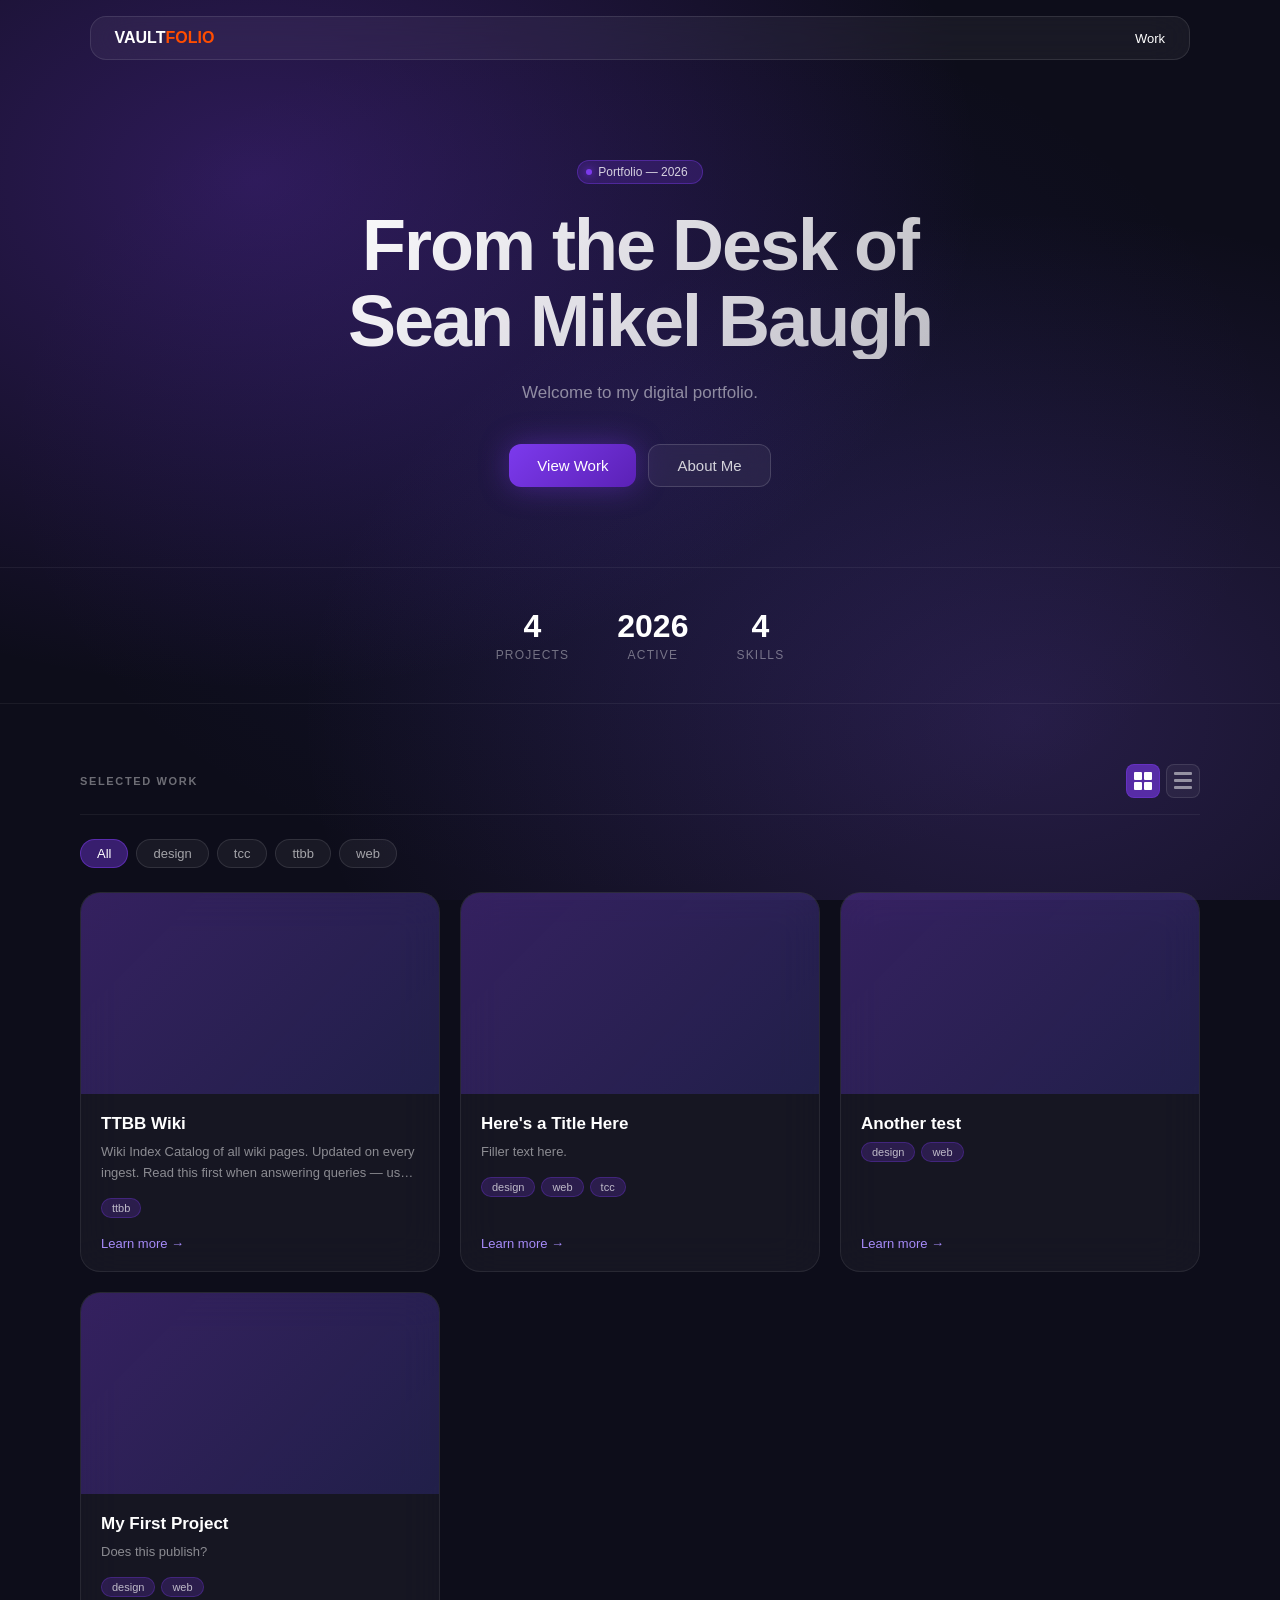
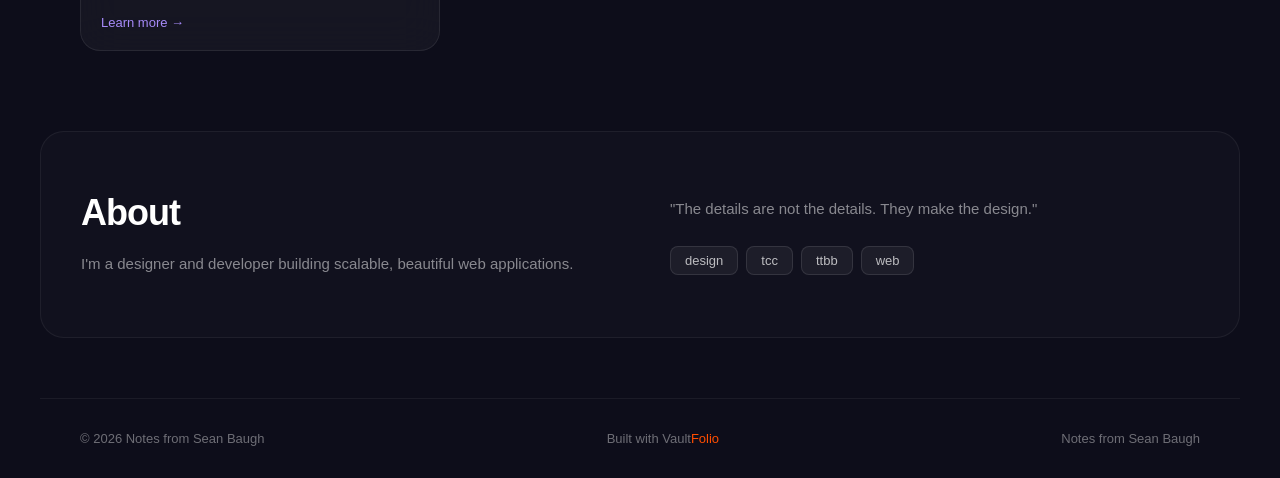
<file: index.html>
<!DOCTYPE html>
<html lang="en">
<head>
  <meta charset="UTF-8" />
  <meta name="viewport" content="width=device-width, initial-scale=1.0" />
  <title>Notes from Sean Baugh</title>
  <style>
*, *::before, *::after { box-sizing: border-box; margin: 0; padding: 0; }
body.vf-glass {
  background-color: #0D0D1A;
  background-image:
    radial-gradient(ellipse at 20% 20%, rgba(124,58,237,0.3) 0%, transparent 50%),
    radial-gradient(ellipse at 80% 80%, rgba(139,92,246,0.2) 0%, transparent 50%),
    radial-gradient(ellipse at 50% 50%, rgba(79,70,229,0.1) 0%, transparent 70%);
  background-attachment: fixed;
  color: #FFFFFF;
  font-family: -apple-system, BlinkMacSystemFont, 'SF Pro Display', 'Segoe UI', sans-serif;
  min-height: 100vh;
  -webkit-font-smoothing: antialiased;
}
.vf-glass a { color: inherit; text-decoration: none; }
.vf-glass img { max-width: 100%; height: auto; display: block; }

/* ── Navigation ── */
.vf-nav-gl {
  position: fixed; top: 16px; left: 50%; transform: translateX(-50%);
  width: calc(100% - 48px); max-width: 1100px;
  background: rgba(255,255,255,0.05);
  backdrop-filter: blur(20px); -webkit-backdrop-filter: blur(20px);
  border: 1px solid rgba(255,255,255,0.1);
  border-radius: 16px; padding: 12px 24px;
  display: flex; justify-content: space-between; align-items: center;
  z-index: 100;
}
.vf-nav-gl-logo { font-weight: 700; font-size: 16px; color: #fff; }
.vf-nav-gl-logo span { color: #FF4D00; }
.vf-nav-gl-links { display: flex; gap: 28px; align-items: center; }
.vf-nav-gl-link { color: rgba(255,255,255,0.7); font-size: 13px; transition: color 0.2s; }
.vf-nav-gl-link:hover { color: #fff; }
.vf-nav-gl-cta {
  background: rgba(124,58,237,0.6);
  backdrop-filter: blur(10px); -webkit-backdrop-filter: blur(10px);
  border: 1px solid rgba(124,58,237,0.4); border-radius: 8px; padding: 7px 18px;
  color: white; font-size: 13px; font-family: inherit; cursor: pointer; transition: background 0.2s;
}
.vf-nav-gl-cta:hover { background: rgba(124,58,237,0.8); }

/* ── Hero ── */
.vf-hero-gl { padding: 160px 40px 80px; text-align: center; max-width: 800px; margin: 0 auto; }
.vf-hero-gl-badge {
  display: inline-flex; align-items: center; gap: 6px;
  background: rgba(124,58,237,0.2); border: 1px solid rgba(124,58,237,0.4);
  border-radius: 100px; padding: 4px 14px 4px 8px;
  font-size: 12px; color: rgba(255,255,255,0.8); margin-bottom: 24px;
}
.vf-hero-gl-badge-dot {
  width: 6px; height: 6px; border-radius: 50%;
  background: #7C3AED; box-shadow: 0 0 8px #7C3AED; flex-shrink: 0;
}
.vf-hero-gl-title {
  font-size: clamp(40px, 7vw, 72px); font-weight: 700;
  letter-spacing: -2px; line-height: 1.05;
  background: linear-gradient(135deg, #FFFFFF 0%, rgba(255,255,255,0.7) 100%);
  -webkit-background-clip: text; -webkit-text-fill-color: transparent; background-clip: text;
  margin-bottom: 20px;
}
.vf-hero-gl-subtitle {
  font-size: 17px; color: rgba(255,255,255,0.5);
  max-width: 500px; margin: 0 auto 36px; line-height: 1.7;
}
.vf-hero-gl-cta-row { display: flex; gap: 12px; justify-content: center; flex-wrap: wrap; }
.vf-hero-gl-btn-primary {
  background: linear-gradient(135deg, #7C3AED, #5B21B6);
  border: none; border-radius: 12px; padding: 12px 28px;
  color: white; font-size: 15px; font-weight: 500; font-family: inherit; cursor: pointer;
  box-shadow: 0 0 30px rgba(124,58,237,0.4); transition: box-shadow 0.3s ease;
}
.vf-hero-gl-btn-primary:hover { box-shadow: 0 0 40px rgba(124,58,237,0.6); }
.vf-hero-gl-btn-secondary {
  background: rgba(255,255,255,0.05); border: 1px solid rgba(255,255,255,0.15);
  border-radius: 12px; padding: 12px 28px; color: rgba(255,255,255,0.8);
  font-size: 15px; font-family: inherit; cursor: pointer;
  backdrop-filter: blur(10px); -webkit-backdrop-filter: blur(10px); transition: background 0.2s;
}
.vf-hero-gl-btn-secondary:hover { background: rgba(255,255,255,0.1); }

/* ── Stats ── */
.vf-stats-gl {
  display: flex; justify-content: center; gap: 48px; flex-wrap: wrap; padding: 40px;
  border-top: 1px solid rgba(255,255,255,0.06); border-bottom: 1px solid rgba(255,255,255,0.06);
  margin-bottom: 60px;
}
.vf-stat-gl { text-align: center; }
.vf-stat-gl-num { font-size: 32px; font-weight: 700; color: #fff; display: block; }
.vf-stat-gl-lbl { font-size: 12px; color: rgba(255,255,255,0.4); text-transform: uppercase; letter-spacing: 0.1em; }

/* ── Projects section ── */
.vf-projects-gl { max-width: 1200px; margin: 0 auto; padding: 0 40px 80px; }
.vf-section-header-gl {
  display: flex; justify-content: space-between; align-items: center;
  margin-bottom: 24px; padding-bottom: 16px; border-bottom: 1px solid rgba(255,255,255,0.06);
}
.vf-section-label-gl {
  font-size: 11px; font-weight: 600; letter-spacing: 0.15em;
  text-transform: uppercase; color: rgba(255,255,255,0.4);
}

/* ── View toggle ── */
.view-toggle-container { display: flex; gap: 6px; align-items: center; }
.view-toggle-btn {
  width: 34px; height: 34px; display: flex; align-items: center; justify-content: center;
  border-radius: 8px; cursor: pointer;
  background: rgba(255,255,255,0.05); border: 1px solid rgba(255,255,255,0.1); transition: all 0.15s ease;
}
.view-toggle-btn svg { fill: rgba(255,255,255,0.5); display: block; }
.view-toggle-btn.active { background: rgba(124,58,237,0.6); border-color: rgba(124,58,237,0.4); }
.view-toggle-btn.active svg { fill: #fff; }

/* ── Glass cards ── */
.glass-card {
  background: rgba(255,255,255,0.04);
  backdrop-filter: blur(20px); -webkit-backdrop-filter: blur(20px);
  border: 1px solid rgba(255,255,255,0.08); border-radius: 20px; overflow: hidden;
  transition: all 0.3s ease; cursor: pointer; display: flex; flex-direction: column;
  text-decoration: none; color: inherit;
}
.glass-card:hover {
  background: rgba(255,255,255,0.07); border-color: rgba(124,58,237,0.3);
  transform: translateY(-4px);
  box-shadow: 0 20px 60px rgba(0,0,0,0.3), 0 0 0 1px rgba(124,58,237,0.1);
}
.glass-card-cover { aspect-ratio: 16/9; overflow: hidden; }
.glass-card-cover img { width: 100%; height: 100%; object-fit: cover; display: block; }
.glass-card-cover-placeholder {
  aspect-ratio: 16/9;
  background: linear-gradient(135deg, rgba(124,58,237,0.3), rgba(79,70,229,0.2));
  display: flex; align-items: center; justify-content: center;
}
.glass-card-body { padding: 20px; flex: 1; display: flex; flex-direction: column; }
.glass-card-title { font-size: 17px; font-weight: 600; color: #fff; margin-bottom: 8px; }
.glass-card-desc {
  font-size: 13px; color: rgba(255,255,255,0.5); line-height: 1.6; margin-bottom: 14px;
  display: -webkit-box; -webkit-line-clamp: 2; -webkit-box-orient: vertical; overflow: hidden;
}
.glass-card-tags { display: flex; flex-wrap: wrap; gap: 6px; margin-bottom: 4px; }
.glass-tag {
  background: rgba(124,58,237,0.2); border: 1px solid rgba(124,58,237,0.3);
  border-radius: 100px; padding: 3px 10px; font-size: 11px; color: rgba(255,255,255,0.7);
}
.glass-card-link {
  color: #A78BFA; font-size: 13px; text-decoration: none;
  display: inline-flex; align-items: center; gap: 4px; margin-top: auto; padding-top: 14px;
  transition: color 0.2s;
}
.glass-card-link:hover { color: #fff; }

/* ── Grid / list layout ── */
#projects-container.view-grid {
  display: grid; grid-template-columns: repeat(auto-fill, minmax(300px, 1fr)); gap: 20px;
}
#projects-container.view-list { display: flex; flex-direction: column; gap: 8px; }
#projects-container.view-list .glass-card {
  flex-direction: row; border-radius: 12px; padding: 16px;
  background: rgba(255,255,255,0.03); border-color: rgba(255,255,255,0.06);
}
#projects-container.view-list .glass-card:hover {
  background: rgba(255,255,255,0.06); border-color: rgba(124,58,237,0.2);
  transform: none; box-shadow: none;
}
#projects-container.view-list .glass-card-cover,
#projects-container.view-list .glass-card-cover-placeholder {
  width: 120px; height: 80px; aspect-ratio: unset; flex-shrink: 0; border-radius: 8px; overflow: hidden;
}
#projects-container.view-list .glass-card-body { padding: 0 0 0 16px; }
#projects-container.view-list .glass-card-title { font-size: 15px; }
#projects-container.view-list .glass-card-link { display: none; }

/* ── Tag filter ── */
.vf-filter-bar-gl { display: flex; flex-wrap: wrap; gap: 8px; margin-bottom: 24px; }
.vf-filter-btn-gl {
  background: rgba(255,255,255,0.05); border: 1px solid rgba(255,255,255,0.1);
  border-radius: 100px; padding: 6px 16px; font-size: 13px; color: rgba(255,255,255,0.6);
  font-family: inherit; cursor: pointer; transition: all 0.2s;
}
.vf-filter-btn-gl:hover { background: rgba(255,255,255,0.1); color: #fff; }
.vf-filter-btn-gl.active { background: rgba(124,58,237,0.4); border-color: rgba(124,58,237,0.5); color: #fff; }

/* ── About ── */
.vf-about-gl {
  background: rgba(255,255,255,0.02); border: 1px solid rgba(255,255,255,0.06);
  border-radius: 24px; padding: 60px 40px; margin: 0 40px 60px;
  display: grid; grid-template-columns: 1fr 1fr; gap: 60px; align-items: center;
}
.vf-about-gl-heading { font-size: 36px; font-weight: 700; color: #fff; margin-bottom: 16px; letter-spacing: -1px; }
.vf-about-gl-text { color: rgba(255,255,255,0.5); line-height: 1.8; font-size: 15px; }
.vf-skills-gl { display: flex; flex-wrap: wrap; gap: 8px; margin-top: 24px; }
.vf-skill-gl {
  background: rgba(255,255,255,0.05); border: 1px solid rgba(255,255,255,0.1);
  border-radius: 8px; padding: 6px 14px; color: rgba(255,255,255,0.7); font-size: 13px;
}

/* ── Footer ── */
.vf-footer-gl {
  border-top: 1px solid rgba(255,255,255,0.06); padding: 32px 40px;
  display: flex; justify-content: space-between; align-items: center;
  color: rgba(255,255,255,0.4); font-size: 13px; max-width: 1200px; margin: 0 auto;
}
.vf-footer-gl-accent { color: #FF4D00; }

/* ── Project page ── */
.vf-page-gl { max-width: 800px; margin: 0 auto; padding: 120px 40px 80px; }
.vf-back-gl {
  display: inline-flex; align-items: center; gap: 6px;
  background: rgba(255,255,255,0.05); border: 1px solid rgba(255,255,255,0.1);
  border-radius: 100px; padding: 8px 16px; color: rgba(255,255,255,0.7);
  font-size: 14px; margin-bottom: 40px; transition: background 0.2s;
}
.vf-back-gl:hover { background: rgba(255,255,255,0.1); color: #fff; }
.vf-page-gl-title {
  font-size: clamp(36px, 6vw, 64px); font-weight: 700; color: #fff;
  letter-spacing: -1.5px; margin-bottom: 16px; line-height: 1.05;
}
.vf-page-gl-meta { font-size: 14px; color: rgba(255,255,255,0.4); margin-bottom: 16px; }
.vf-page-gl-tags { display: flex; flex-wrap: wrap; gap: 6px; margin-bottom: 32px; }
.vf-page-gl-content {
  background: rgba(255,255,255,0.02); border: 1px solid rgba(255,255,255,0.06);
  border-radius: 20px; padding: 40px; margin-top: 32px;
  color: rgba(255,255,255,0.8); font-size: 16px; line-height: 1.9;
}
.vf-prose-gl p { margin-bottom: 1.5rem; }
.vf-prose-gl h2, .vf-prose-gl h3 {
  color: #fff; font-weight: 600; letter-spacing: -0.5px; margin-top: 2.5rem; margin-bottom: 1rem;
}
.vf-prose-gl h2 { font-size: 28px; }
.vf-prose-gl h3 { font-size: 22px; }
.vf-prose-gl a { color: #A78BFA; }
.vf-prose-gl a:hover { color: #fff; }
.vf-prose-gl pre, .vf-prose-gl code {
  background: rgba(255,255,255,0.06); color: rgba(255,255,255,0.9);
  border-radius: 8px; font-family: ui-monospace, Menlo, Monaco, monospace;
}
.vf-prose-gl pre { padding: 20px; overflow-x: auto; font-size: 14px; margin: 2rem 0; }
.vf-prose-gl code { padding: 3px 6px; font-size: 0.9em; }
.vf-prose-gl blockquote {
  border-left: 3px solid rgba(124,58,237,0.8); padding-left: 1.5rem;
  color: rgba(255,255,255,0.5); margin: 2rem 0; font-style: italic;
}
.vf-prose-gl hr { border: none; border-top: 1px solid rgba(255,255,255,0.08); margin: 3rem 0; }
.vf-prose-gl .callout {
  background: rgba(255,255,255,0.04) !important; border: 1px solid rgba(255,255,255,0.1) !important;
  border-left: 3px solid rgba(124,58,237,0.8) !important; border-radius: 0 8px 8px 0 !important;
  padding: 12px 16px !important; backdrop-filter: blur(10px); -webkit-backdrop-filter: blur(10px);
}

/* ── Gallery overrides ── */
.vf-gallery img { border-radius: 12px; border: 1px solid rgba(255,255,255,0.08); }
.vf-image-single { display: flex; justify-content: center; margin: 2rem 0; }

@media (max-width: 768px) {
  .vf-nav-gl { backdrop-filter: blur(10px); -webkit-backdrop-filter: blur(10px); }
  .glass-card { backdrop-filter: blur(10px); -webkit-backdrop-filter: blur(10px); }
  .vf-about-gl { grid-template-columns: 1fr; margin: 0 16px 40px; }
  .vf-projects-gl { padding: 0 16px 60px; }
  .vf-hero-gl { padding: 120px 24px 60px; }
  #projects-container.view-list .glass-card-cover,
  #projects-container.view-list .glass-card-cover-placeholder { display: none; }
}
@media (max-width: 640px) {
  .view-toggle-container { display: none; }
  #projects-container.view-grid { grid-template-columns: 1fr; }
}
.callout { border-radius: 6px; padding: 12px 16px; margin: 16px 0; border-left: 4px solid; }
.callout-title { display: flex; align-items: center; gap: 8px; font-weight: 600; margin-bottom: 8px; font-size: 14px; }
.callout-icon { font-size: 16px; line-height: 1; }
.callout-content { font-size: 14px; line-height: 1.6; }
.callout-note     { background: #f0f4ff; border-color: #3b82f6; color: #1e3a8a; }
.callout-info     { background: #f0f9ff; border-color: #0ea5e9; color: #0c4a6e; }
.callout-tip      { background: #f0fdf4; border-color: #22c55e; color: #14532d; }
.callout-warning  { background: #fffbeb; border-color: #f59e0b; color: #78350f; }
.callout-danger   { background: #fff1f2; border-color: #ef4444; color: #7f1d1d; }
.callout-question { background: #faf5ff; border-color: #a855f7; color: #4a1d96; }
.callout-success  { background: #f0fdf4; border-color: #22c55e; color: #14532d; }
.callout-failure  { background: #fff1f2; border-color: #ef4444; color: #7f1d1d; }
.callout-bug      { background: #fff1f2; border-color: #ef4444; color: #7f1d1d; }
.callout-example  { background: #f8fafc; border-color: #64748b; color: #1e293b; }
.callout-quote    { background: #f8fafc; border-color: #64748b; color: #1e293b; }
.callout-abstract { background: #f0f9ff; border-color: #0ea5e9; color: #0c4a6e; }
</style>
</head>
<body class="vf-glass">

<nav class="vf-nav-gl">
  <div class="vf-nav-gl-logo">VAULT<span>FOLIO</span></div>
  <div class="vf-nav-gl-links">
    <a href="#work" class="vf-nav-gl-link">Work</a>
  </div>
</nav>

<header class="vf-hero-gl">
  <div class="vf-hero-gl-badge">
    <span class="vf-hero-gl-badge-dot"></span>
    Portfolio — 2026
  </div>
  <h1 class="vf-hero-gl-title">From the Desk of Sean Mikel Baugh</h1>
  <p class="vf-hero-gl-subtitle">Welcome to my digital portfolio.</p>
  <div class="vf-hero-gl-cta-row">
    <button class="vf-hero-gl-btn-primary" onclick="document.getElementById('work').scrollIntoView({behavior:'smooth'})">View Work</button>
    <button class="vf-hero-gl-btn-secondary" onclick="document.getElementById('about').scrollIntoView({behavior:'smooth'})">About Me</button>
  </div>
</header>

<div class="vf-stats-gl">
  <div class="vf-stat-gl">
    <span class="vf-stat-gl-num">4</span>
    <span class="vf-stat-gl-lbl">Projects</span>
  </div>
  <div class="vf-stat-gl">
    <span class="vf-stat-gl-num">2026</span>
    <span class="vf-stat-gl-lbl">Active</span>
  </div>
  <div class="vf-stat-gl">
    <span class="vf-stat-gl-num">4</span>
    <span class="vf-stat-gl-lbl">Skills</span>
  </div>
</div>

<section id="work" class="vf-projects-gl">
  <div class="vf-section-header-gl">
    <span class="vf-section-label-gl">Selected Work</span>
    <div class="view-toggle-container">
  <button id="btn-grid" class="view-toggle-btn active" data-view="grid" title="Grid view" aria-label="Grid view"><svg width="18" height="18" viewBox="0 0 18 18" fill="none" xmlns="http://www.w3.org/2000/svg"><rect x="0" y="0" width="8" height="8" rx="1"/><rect x="10" y="0" width="8" height="8" rx="1"/><rect x="0" y="10" width="8" height="8" rx="1"/><rect x="10" y="10" width="8" height="8" rx="1"/></svg></button>
  <button id="btn-list" class="view-toggle-btn" data-view="list" title="List view" aria-label="List view"><svg width="18" height="18" viewBox="0 0 18 18" fill="none" xmlns="http://www.w3.org/2000/svg"><rect x="0" y="0" width="18" height="3" rx="1"/><rect x="0" y="7" width="18" height="3" rx="1"/><rect x="0" y="14" width="18" height="3" rx="1"/></svg></button>
</div>
  </div>
  
<div class="vf-filter-bar-gl">
  <button class="vf-filter-btn-gl active" data-filter="all">All</button>
  <button class="vf-filter-btn-gl" data-filter="design">design</button><button class="vf-filter-btn-gl" data-filter="tcc">tcc</button><button class="vf-filter-btn-gl" data-filter="ttbb">ttbb</button><button class="vf-filter-btn-gl" data-filter="web">web</button>
</div>
  <div id="projects-container" class="view-grid">
    
<a href="pages/ttbb-wiki.html" class="glass-card vf-filter-card" data-tags="ttbb">
  <div class="glass-card-cover-placeholder"></div>
  <div class="glass-card-body">
    <div class="glass-card-title">TTBB Wiki</div>
    <div class="glass-card-desc">Wiki Index Catalog of all wiki pages. Updated on every ingest. Read this first when answering queries — use it to identify relevant pages, then dri…</div>
    <div class="glass-card-tags"><span class="glass-tag">ttbb</span></div>
    <span class="glass-card-link">Learn more →</span>
  </div>
</a>

<a href="pages/heres-a-title-here.html" class="glass-card vf-filter-card" data-tags="design web tcc">
  <div class="glass-card-cover-placeholder"></div>
  <div class="glass-card-body">
    <div class="glass-card-title">Here's a Title Here</div>
    <div class="glass-card-desc">Filler text here.</div>
    <div class="glass-card-tags"><span class="glass-tag">design</span><span class="glass-tag">web</span><span class="glass-tag">tcc</span></div>
    <span class="glass-card-link">Learn more →</span>
  </div>
</a>

<a href="pages/another-test.html" class="glass-card vf-filter-card" data-tags="design web">
  <div class="glass-card-cover-placeholder"></div>
  <div class="glass-card-body">
    <div class="glass-card-title">Another test</div>
    
    <div class="glass-card-tags"><span class="glass-tag">design</span><span class="glass-tag">web</span></div>
    <span class="glass-card-link">Learn more →</span>
  </div>
</a>

<a href="pages/my-first-project.html" class="glass-card vf-filter-card" data-tags="design web">
  <div class="glass-card-cover-placeholder"></div>
  <div class="glass-card-body">
    <div class="glass-card-title">My First Project</div>
    <div class="glass-card-desc">Does this publish?</div>
    <div class="glass-card-tags"><span class="glass-tag">design</span><span class="glass-tag">web</span></div>
    <span class="glass-card-link">Learn more →</span>
  </div>
</a>
  </div>
</section>

<section id="about" class="vf-about-gl">
  <div>
    <div class="vf-about-gl-heading">About</div>
    <div class="vf-about-gl-text">I'm a designer and developer building scalable, beautiful web applications.</div>
  </div>
  <div>
    <div class="vf-about-gl-text">&quot;The details are not the details. They make the design.&quot;</div>
    <div class="vf-skills-gl">
      <span class="vf-skill-gl">design</span><span class="vf-skill-gl">tcc</span><span class="vf-skill-gl">ttbb</span><span class="vf-skill-gl">web</span>
    </div>
  </div>
</section>

<footer class="vf-footer-gl">
  <span>© 2026 Notes from Sean Baugh</span>
  <span>Built with Vault<span class="vf-footer-gl-accent">Folio</span></span>
  <span>Notes from Sean Baugh</span>
</footer>

<script>
document.addEventListener("DOMContentLoaded", () => {
  const filters = document.querySelectorAll(".vf-filter-btn-gl");
  const cards = document.querySelectorAll(".vf-filter-card");
  
  filters.forEach(btn => {
    btn.addEventListener("click", () => {
      filters.forEach(f => f.classList.remove("active"));
      btn.classList.add("active");
      
      const tag = btn.getAttribute("data-filter");
      
      cards.forEach(card => {
        if (tag === "all") {
          card.style.display = "";
        } else {
          const cardTags = card.getAttribute("data-tags") || "";
          const tList = cardTags.split(" ");
          if (tList.includes(tag)) {
            card.style.display = "";
          } else {
            card.style.display = "none";
          }
        }
      });
    });
  });
});
</script>
<script>
(function(){
  var KEY='vaultfolio-view-preference';
  var c=document.getElementById('projects-container');
  var bg=document.getElementById('btn-grid');
  var bl=document.getElementById('btn-list');
  if(!c||!bg||!bl)return;
  function apply(v){
    if(v==='list'){c.classList.remove('view-grid');c.classList.add('view-list');bg.classList.remove('active');bl.classList.add('active');}
    else{c.classList.remove('view-list');c.classList.add('view-grid');bg.classList.add('active');bl.classList.remove('active');}
  }
  apply(localStorage.getItem(KEY)==='list'?'list':'grid');
  bg.addEventListener('click',function(){apply('grid');localStorage.setItem(KEY,'grid');});
  bl.addEventListener('click',function(){apply('list');localStorage.setItem(KEY,'list');});
})();
</script>
</body>
</html>
</file>
